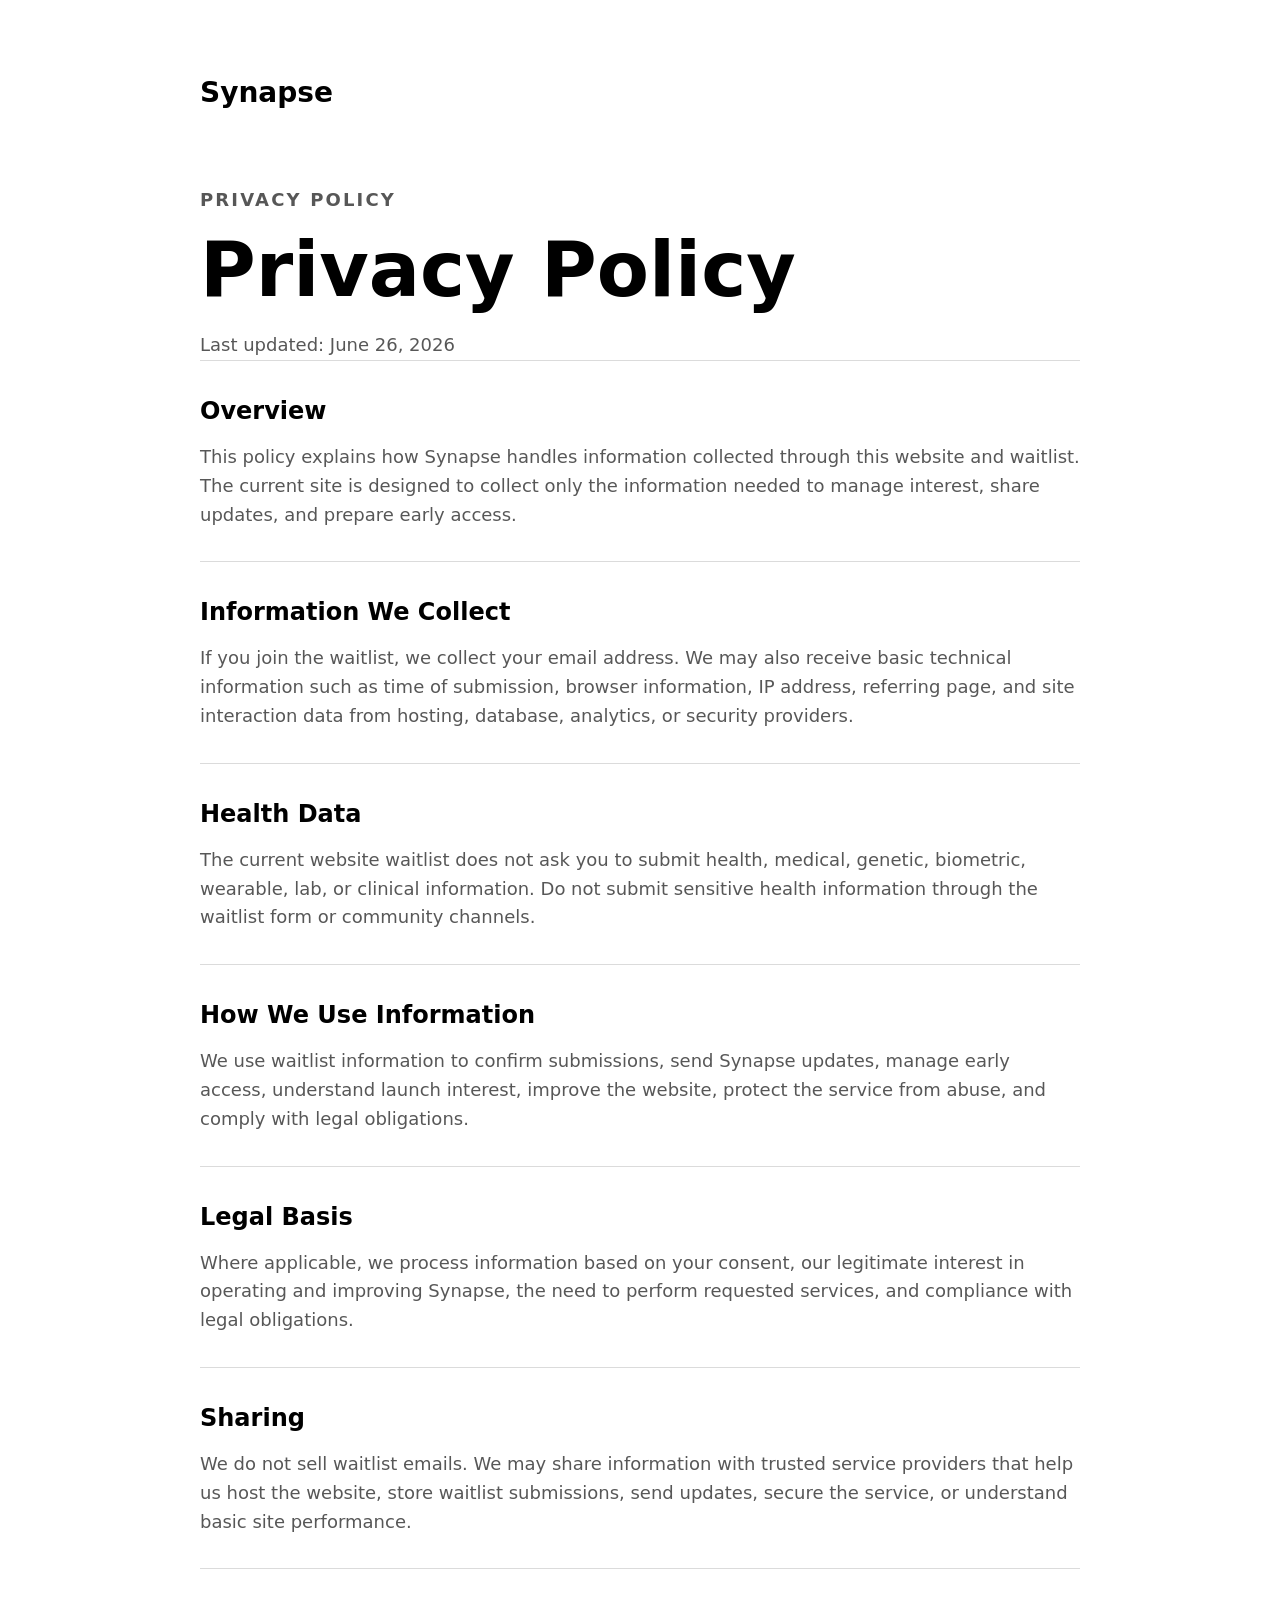
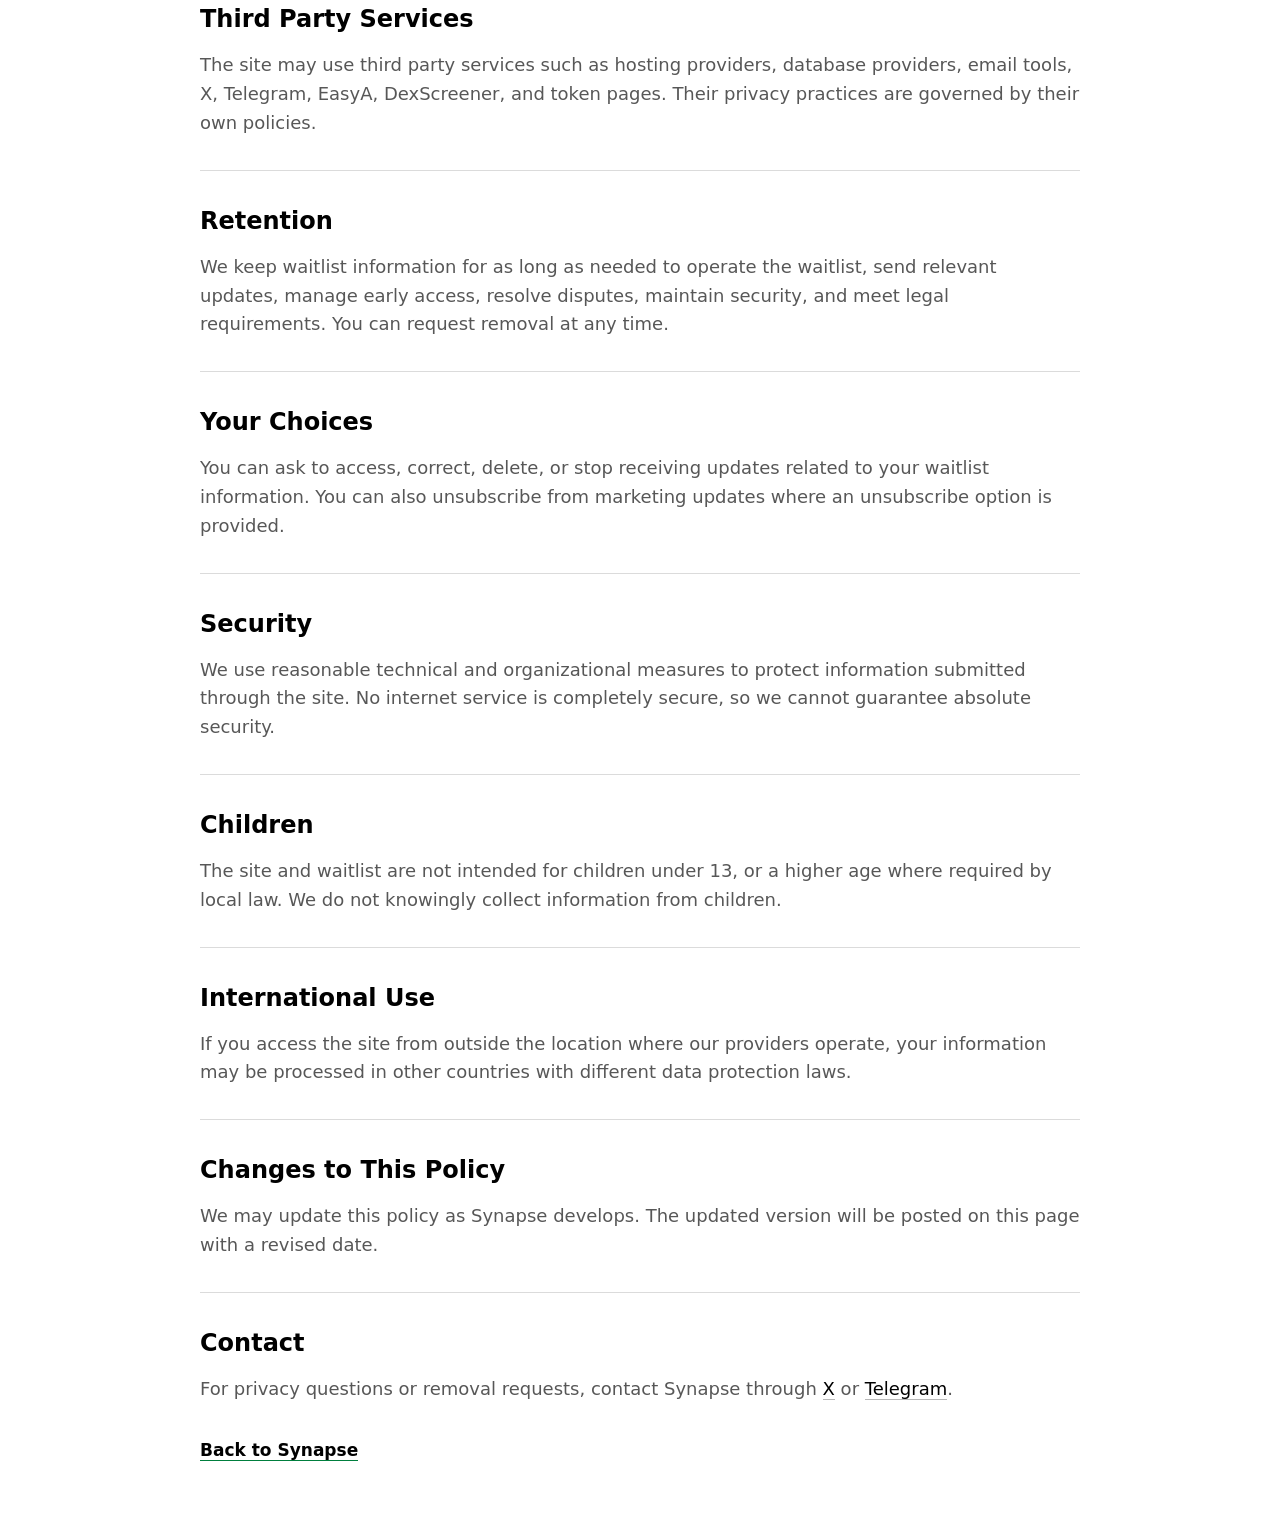
<file: privacy.html>
<!doctype html>
<html lang="en" data-theme="light">
  <head>
    <meta charset="utf-8">
    <meta name="viewport" content="width=device-width, initial-scale=1">
    <meta name="description" content="Synapse Privacy Policy">
    <title>Privacy Policy | Synapse</title>
    <link rel="icon" href="assets/favicon.svg" type="image/svg+xml">
    <link rel="stylesheet" href="styles.css">
  </head>
  <body>
    <main class="legal-page">
      <div class="shell legal-shell">
        <a class="brand" href="/" aria-label="Synapse home"><span>Synapse</span></a>
        <p class="eyebrow">Privacy Policy</p>
        <h1>Privacy Policy</h1>
        <p>Last updated: June 26, 2026</p>

        <section>
          <h2>Overview</h2>
          <p>This policy explains how Synapse handles information collected through this website and waitlist. The current site is designed to collect only the information needed to manage interest, share updates, and prepare early access.</p>
        </section>

        <section>
          <h2>Information We Collect</h2>
          <p>If you join the waitlist, we collect your email address. We may also receive basic technical information such as time of submission, browser information, IP address, referring page, and site interaction data from hosting, database, analytics, or security providers.</p>
        </section>

        <section>
          <h2>Health Data</h2>
          <p>The current website waitlist does not ask you to submit health, medical, genetic, biometric, wearable, lab, or clinical information. Do not submit sensitive health information through the waitlist form or community channels.</p>
        </section>

        <section>
          <h2>How We Use Information</h2>
          <p>We use waitlist information to confirm submissions, send Synapse updates, manage early access, understand launch interest, improve the website, protect the service from abuse, and comply with legal obligations.</p>
        </section>

        <section>
          <h2>Legal Basis</h2>
          <p>Where applicable, we process information based on your consent, our legitimate interest in operating and improving Synapse, the need to perform requested services, and compliance with legal obligations.</p>
        </section>

        <section>
          <h2>Sharing</h2>
          <p>We do not sell waitlist emails. We may share information with trusted service providers that help us host the website, store waitlist submissions, send updates, secure the service, or understand basic site performance.</p>
        </section>

        <section>
          <h2>Third Party Services</h2>
          <p>The site may use third party services such as hosting providers, database providers, email tools, X, Telegram, EasyA, DexScreener, and token pages. Their privacy practices are governed by their own policies.</p>
        </section>

        <section>
          <h2>Retention</h2>
          <p>We keep waitlist information for as long as needed to operate the waitlist, send relevant updates, manage early access, resolve disputes, maintain security, and meet legal requirements. You can request removal at any time.</p>
        </section>

        <section>
          <h2>Your Choices</h2>
          <p>You can ask to access, correct, delete, or stop receiving updates related to your waitlist information. You can also unsubscribe from marketing updates where an unsubscribe option is provided.</p>
        </section>

        <section>
          <h2>Security</h2>
          <p>We use reasonable technical and organizational measures to protect information submitted through the site. No internet service is completely secure, so we cannot guarantee absolute security.</p>
        </section>

        <section>
          <h2>Children</h2>
          <p>The site and waitlist are not intended for children under 13, or a higher age where required by local law. We do not knowingly collect information from children.</p>
        </section>

        <section>
          <h2>International Use</h2>
          <p>If you access the site from outside the location where our providers operate, your information may be processed in other countries with different data protection laws.</p>
        </section>

        <section>
          <h2>Changes to This Policy</h2>
          <p>We may update this policy as Synapse develops. The updated version will be posted on this page with a revised date.</p>
        </section>

        <section>
          <h2>Contact</h2>
          <p>For privacy questions or removal requests, contact Synapse through <a href="https://x.com/synapseneuro_ai" target="_blank" rel="noopener">X</a> or <a href="https://t.me/+Ybt5C2JwsHAyNTY0" target="_blank" rel="noopener">Telegram</a>.</p>
        </section>

        <p><a class="text-link strong" href="/">Back to Synapse</a></p>
      </div>
    </main>
  </body>
</html>
</file>
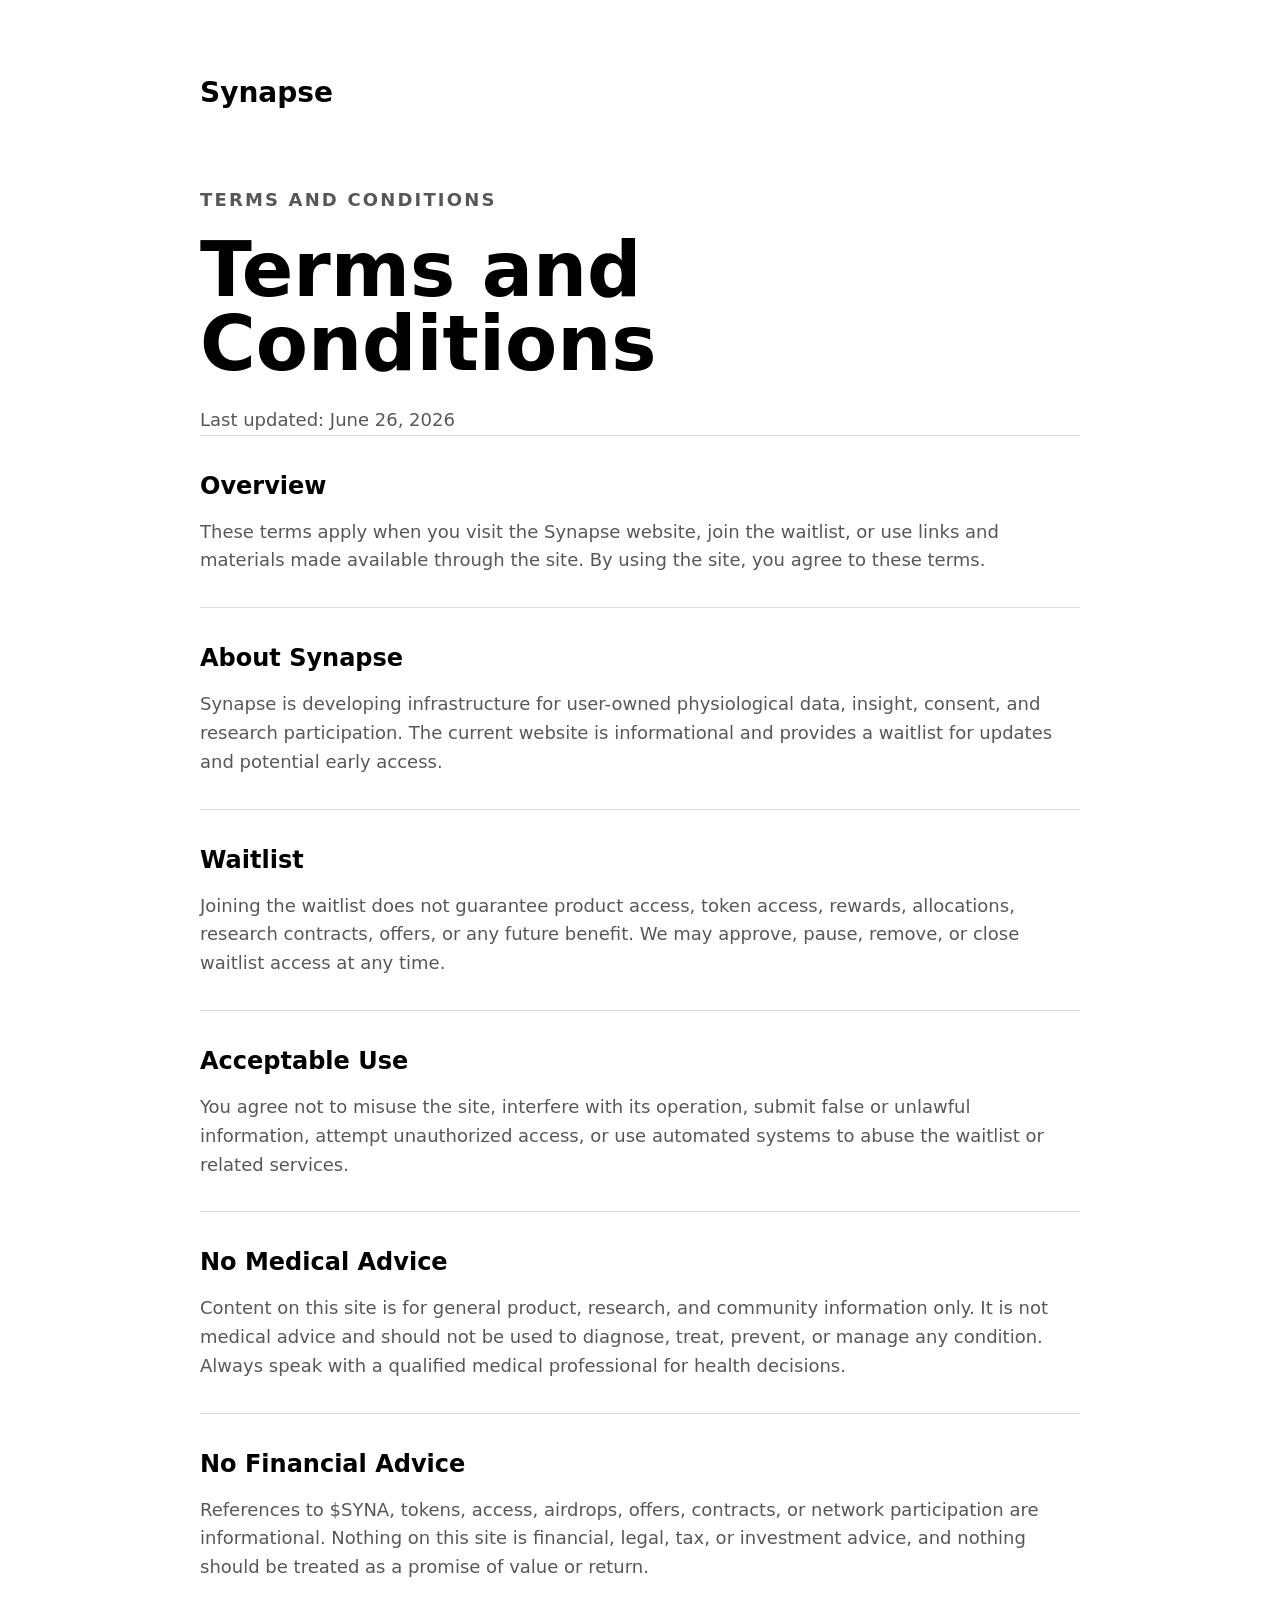
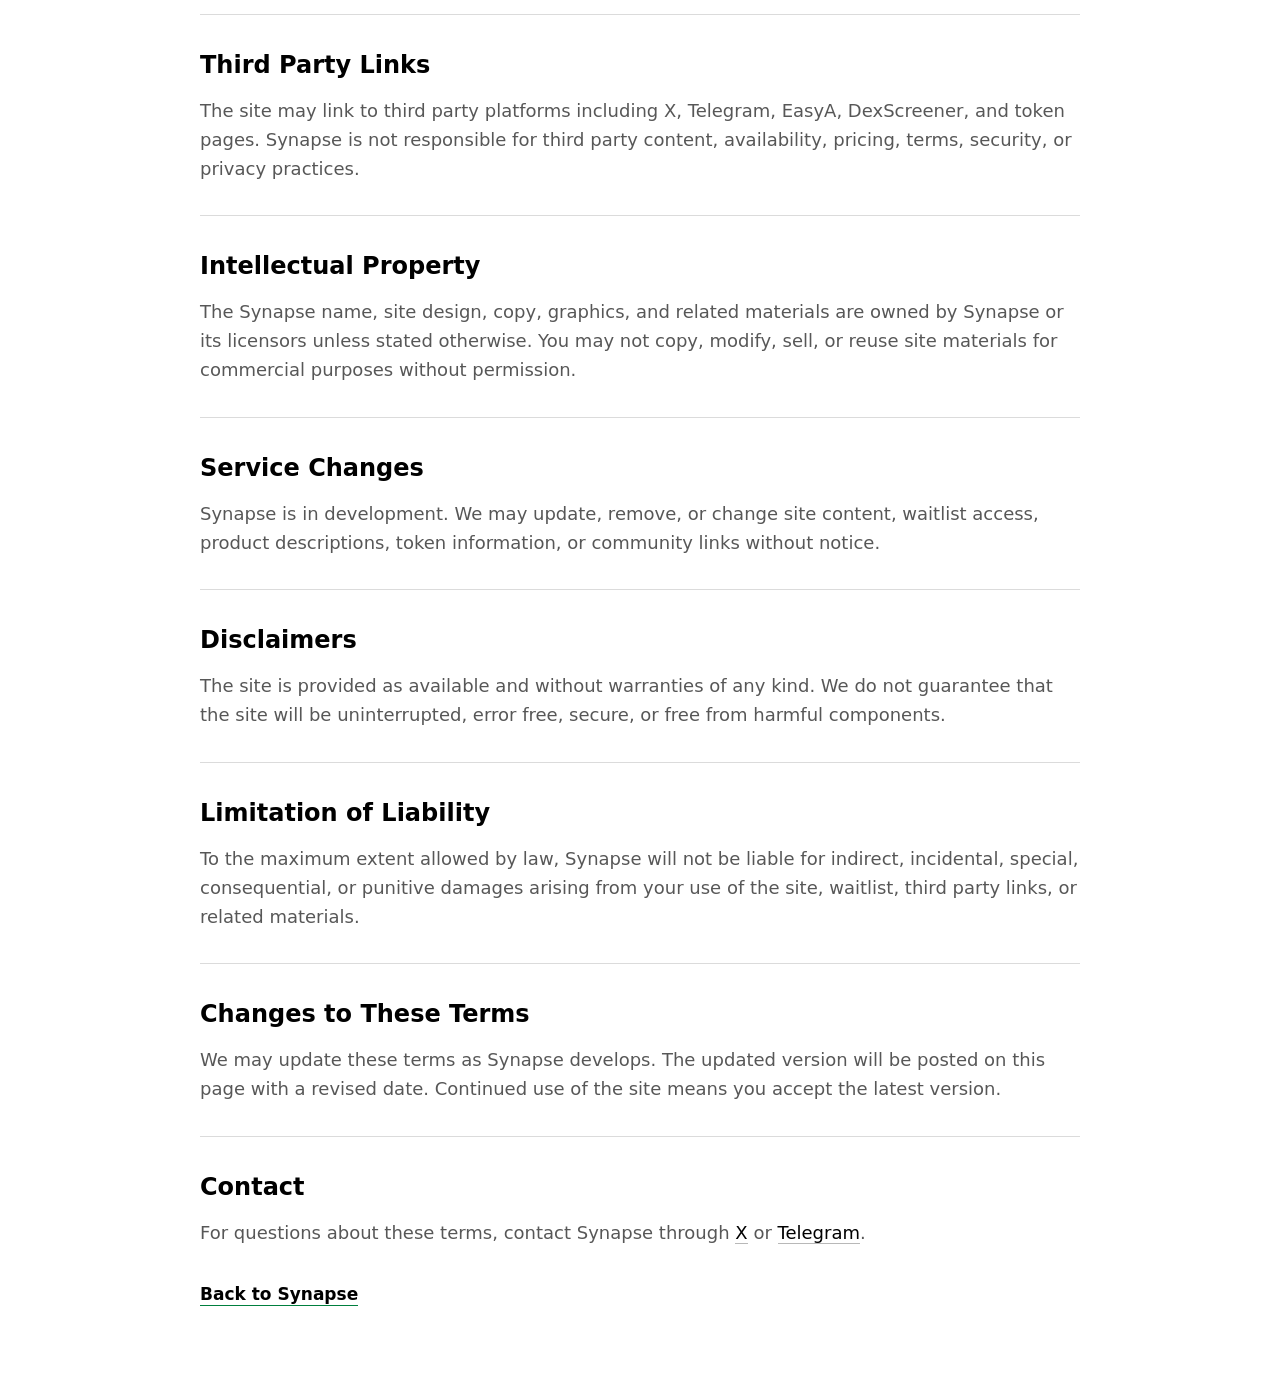
<file: terms.html>
<!doctype html>
<html lang="en" data-theme="light">
  <head>
    <meta charset="utf-8">
    <meta name="viewport" content="width=device-width, initial-scale=1">
    <meta name="description" content="Synapse Terms and Conditions">
    <title>Terms and Conditions | Synapse</title>
    <link rel="icon" href="assets/favicon.svg" type="image/svg+xml">
    <link rel="stylesheet" href="styles.css">
  </head>
  <body>
    <main class="legal-page">
      <div class="shell legal-shell">
        <a class="brand" href="/" aria-label="Synapse home"><span>Synapse</span></a>
        <p class="eyebrow">Terms and Conditions</p>
        <h1>Terms and Conditions</h1>
        <p>Last updated: June 26, 2026</p>

        <section>
          <h2>Overview</h2>
          <p>These terms apply when you visit the Synapse website, join the waitlist, or use links and materials made available through the site. By using the site, you agree to these terms.</p>
        </section>

        <section>
          <h2>About Synapse</h2>
          <p>Synapse is developing infrastructure for user-owned physiological data, insight, consent, and research participation. The current website is informational and provides a waitlist for updates and potential early access.</p>
        </section>

        <section>
          <h2>Waitlist</h2>
          <p>Joining the waitlist does not guarantee product access, token access, rewards, allocations, research contracts, offers, or any future benefit. We may approve, pause, remove, or close waitlist access at any time.</p>
        </section>

        <section>
          <h2>Acceptable Use</h2>
          <p>You agree not to misuse the site, interfere with its operation, submit false or unlawful information, attempt unauthorized access, or use automated systems to abuse the waitlist or related services.</p>
        </section>

        <section>
          <h2>No Medical Advice</h2>
          <p>Content on this site is for general product, research, and community information only. It is not medical advice and should not be used to diagnose, treat, prevent, or manage any condition. Always speak with a qualified medical professional for health decisions.</p>
        </section>

        <section>
          <h2>No Financial Advice</h2>
          <p>References to $SYNA, tokens, access, airdrops, offers, contracts, or network participation are informational. Nothing on this site is financial, legal, tax, or investment advice, and nothing should be treated as a promise of value or return.</p>
        </section>

        <section>
          <h2>Third Party Links</h2>
          <p>The site may link to third party platforms including X, Telegram, EasyA, DexScreener, and token pages. Synapse is not responsible for third party content, availability, pricing, terms, security, or privacy practices.</p>
        </section>

        <section>
          <h2>Intellectual Property</h2>
          <p>The Synapse name, site design, copy, graphics, and related materials are owned by Synapse or its licensors unless stated otherwise. You may not copy, modify, sell, or reuse site materials for commercial purposes without permission.</p>
        </section>

        <section>
          <h2>Service Changes</h2>
          <p>Synapse is in development. We may update, remove, or change site content, waitlist access, product descriptions, token information, or community links without notice.</p>
        </section>

        <section>
          <h2>Disclaimers</h2>
          <p>The site is provided as available and without warranties of any kind. We do not guarantee that the site will be uninterrupted, error free, secure, or free from harmful components.</p>
        </section>

        <section>
          <h2>Limitation of Liability</h2>
          <p>To the maximum extent allowed by law, Synapse will not be liable for indirect, incidental, special, consequential, or punitive damages arising from your use of the site, waitlist, third party links, or related materials.</p>
        </section>

        <section>
          <h2>Changes to These Terms</h2>
          <p>We may update these terms as Synapse develops. The updated version will be posted on this page with a revised date. Continued use of the site means you accept the latest version.</p>
        </section>

        <section>
          <h2>Contact</h2>
          <p>For questions about these terms, contact Synapse through <a href="https://x.com/synapseneuro_ai" target="_blank" rel="noopener">X</a> or <a href="https://t.me/+Ybt5C2JwsHAyNTY0" target="_blank" rel="noopener">Telegram</a>.</p>
        </section>

        <p><a class="text-link strong" href="/">Back to Synapse</a></p>
      </div>
    </main>
  </body>
</html>
</file>
<file: styles.css>
:root {
  color-scheme: dark;
  --bg: #000000;
  --surface: #05090a;
  --surface-alt: #0a1112;
  --text: #ffffff;
  --muted: rgba(255, 255, 255, 0.68);
  --faint: rgba(255, 255, 255, 0.42);
  --line: rgba(255, 255, 255, 0.14);
  --line-strong: rgba(255, 255, 255, 0.3);
  --accent: #39ff8e;
  --accent-ink: #001208;
  --button-bg: #ffffff;
  --button-text: #000000;
  --shadow: rgba(0, 0, 0, 0.45);
  --logo-filter: none;
}

html[data-theme="light"] {
  color-scheme: light;
  --bg: #ffffff;
  --surface: #ffffff;
  --surface-alt: #f4f5f4;
  --text: #000000;
  --muted: rgba(0, 0, 0, 0.66);
  --faint: rgba(0, 0, 0, 0.42);
  --line: rgba(0, 0, 0, 0.14);
  --line-strong: rgba(0, 0, 0, 0.28);
  --accent: #007f3e;
  --accent-ink: #eafff3;
  --button-bg: #000000;
  --button-text: #ffffff;
  --shadow: rgba(10, 14, 12, 0.14);
  --logo-filter: invert(1) grayscale(1) contrast(1.12);
}

* {
  box-sizing: border-box;
}

html {
  scroll-behavior: smooth;
}

body {
  margin: 0;
  background: var(--bg);
  color: var(--text);
  font-family: Inter, ui-sans-serif, system-ui, -apple-system, BlinkMacSystemFont, "Segoe UI", sans-serif;
  font-size: 16px;
  line-height: 1.5;
  text-rendering: optimizeLegibility;
}

body.nav-open {
  overflow: hidden;
}

a {
  color: inherit;
  text-decoration: none;
}

button {
  font: inherit;
}

img {
  display: block;
  max-width: 100%;
}

.skip-link {
  position: fixed;
  left: 16px;
  top: 16px;
  z-index: 100;
  transform: translateY(-150%);
  background: var(--button-bg);
  color: var(--button-text);
  padding: 10px 14px;
  border-radius: 4px;
}

.skip-link:focus {
  transform: translateY(0);
}

.shell {
  width: min(100% - 48px, 1400px);
  margin-inline: auto;
}

.announcement {
  position: relative;
  z-index: 20;
  min-height: 40px;
  display: flex;
  align-items: center;
  justify-content: center;
  background: var(--button-bg);
  color: var(--button-text);
  font-size: 14px;
  text-align: center;
  padding: 9px 16px;
}

.announcement a {
  display: inline-flex;
  align-items: center;
  gap: 8px;
  transition: opacity 160ms ease;
}

.announcement a:hover {
  opacity: 0.78;
}

.site-header {
  position: sticky;
  top: 0;
  z-index: 30;
  background: color-mix(in srgb, var(--bg) 68%, transparent);
  backdrop-filter: blur(20px) saturate(160%);
  -webkit-backdrop-filter: blur(20px) saturate(160%);
  border-bottom: 1px solid color-mix(in srgb, var(--line) 50%, transparent);
}


.header-inner {
  min-height: 72px;
  display: grid;
  grid-template-columns: 1fr auto 1fr;
  align-items: center;
  gap: 24px;
}

.brand {
  display: inline-flex;
  align-items: center;
  gap: 9px;
  font-size: 28px;
  font-weight: 600;
}

.brand-mark {
  height: 30px;
  width: auto;
}

html[data-theme="dark"] .brand-mark {
  filter: invert(1);
}

.nav-links {
  display: flex;
  align-items: center;
  justify-content: center;
  gap: 28px;
  font-size: 14px;
  color: var(--muted);
}

.nav-links a {
  transition: color 160ms ease;
}

.nav-links a:hover,
.nav-links a:focus-visible {
  color: var(--text);
}

.header-actions {
  display: flex;
  align-items: center;
  justify-content: flex-end;
  gap: 10px;
}

.nav-waitlist {
  background: var(--button-bg);
  color: var(--button-text);
  padding: 8px 16px;
  font-size: 13px;
  font-weight: 600;
  letter-spacing: 0.01em;
  transition: opacity 160ms ease;
}

.nav-waitlist:hover,
.nav-waitlist:focus-visible {
  color: var(--button-text);
  opacity: 0.82;
}

.syna-title-link {
  color: var(--accent);
  text-decoration: underline;
  text-decoration-color: var(--accent);
  text-decoration-thickness: 2px;
  text-underline-offset: 4px;
  transition: opacity 160ms ease;
}

.syna-title-link:hover {
  opacity: 0.75;
}

.theme-toggle,
.menu-toggle {
  height: 40px;
  border: 1px solid var(--line);
  background: transparent;
  color: var(--text);
  border-radius: 4px;
  cursor: pointer;
}

.theme-toggle {
  width: 40px;
  padding: 0;
  display: grid;
  place-items: center;
  font-size: 18px;
  line-height: 1;
  border-color: transparent;
  transition: background-color 160ms ease, border-color 160ms ease;
}

.theme-toggle::before {
  content: "☼";
}

html[data-theme="light"] .theme-toggle::before {
  content: "☾";
}

.theme-toggle:hover,
.theme-toggle:focus-visible {
  background: var(--surface-alt);
  border-color: var(--line);
}

.menu-toggle {
  display: none;
  width: 42px;
  align-items: center;
  justify-content: center;
  flex-direction: column;
  gap: 6px;
}

.menu-toggle span {
  width: 18px;
  height: 1px;
  background: var(--text);
  transition: transform 160ms ease;
}

body.nav-open .menu-toggle span:first-child {
  transform: translateY(3.5px) rotate(45deg);
}

body.nav-open .menu-toggle span:last-child {
  transform: translateY(-3.5px) rotate(-45deg);
}

.section {
  position: relative;
  min-height: 100vh;
  min-height: 100svh;
  display: flex;
  align-items: center;
  padding: clamp(72px, 9vh, 112px) 0;
  scroll-margin-top: 80px;
}

.bordered {}

.hero {
  min-height: calc(100vh - 112px);
  min-height: calc(100svh - 112px);
  display: flex;
  align-items: flex-end;
  overflow: hidden;
  padding-top: 72px;
  padding-bottom: 36px;
}

.hero-visual {
  position: absolute;
  top: 50%;
  right: clamp(-170px, -6vw, -30px);
  width: clamp(500px, 46vw, 1050px);
  height: min(88vh, clamp(500px, 46vw, 1050px));
  z-index: 1;
  pointer-events: none;
  transform: translateY(-50%) translate(var(--px, 0px), var(--py, 0px));
  transition: transform 320ms ease-out;
}

.hero-visual img {
  display: block;
  width: 100%;
  height: 100%;
  object-fit: contain;
  animation: synapse-drift 22s ease-in-out infinite;
}

html[data-theme="dark"] .hero-visual {
  mix-blend-mode: screen;
  opacity: 0.9;
}

html[data-theme="light"] .hero-visual {
  mix-blend-mode: multiply;
  opacity: 0.52;
}

html[data-theme="light"] .hero-visual img {
  filter: invert(1) grayscale(0.15) contrast(1.1);
}

@keyframes synapse-drift {
  0%, 100% { transform: translate3d(0, 0, 0) scale(1) rotate(0deg); }
  33% { transform: translate3d(-2.2%, 2%, 0) scale(1.035) rotate(2deg); }
  66% { transform: translate3d(1.6%, -1.6%, 0) scale(0.99) rotate(-1.6deg); }
}

@keyframes hero-reveal {
  from {
    opacity: 0;
    transform: translateY(14px);
  }

  to {
    opacity: 1;
    transform: translateY(0);
  }
}

@media (prefers-reduced-motion: reduce) {
  html {
    scroll-behavior: auto;
  }

  .hero-reveal,
  .hero-visual img {
    animation: none;
  }
}

.hero-grid {
  position: relative;
  z-index: 2;
  display: grid;
  gap: 30px;
}

.hero-copy {
  max-width: 960px;
}

.hero-reveal {
  animation: hero-reveal 700ms ease both;
}

.hero-reveal-delay {
  animation-delay: 130ms;
}

.eyebrow,
.section-kicker,
.solution-core span {
  margin: 0;
  color: var(--faint);
  font-size: 12px;
  font-weight: 600;
  letter-spacing: 0.12em;
  text-transform: uppercase;
}

.plain-card span,
.solution-card span {
  display: block;
  font-size: 56px;
  font-weight: 700;
  letter-spacing: -0.05em;
  line-height: 0.9;
  color: var(--accent);
  user-select: none;
  transition: color 180ms ease;
}

.hero h1,
.section h2 {
  margin: 0;
  font-weight: 600;
  line-height: 0.98;
  letter-spacing: 0;
}

.hero h1 {
  margin-top: 22px;
  font-size: clamp(56px, 7vw, 88px);
  max-width: 940px;
}

.hero-lower {
  display: grid;
  grid-template-columns: minmax(0, 480px) minmax(260px, 1fr);
  gap: 42px;
  align-items: start;
  max-width: 960px;
  border-top: 1px solid var(--line);
  padding-top: 28px;
}

.hero-intro,
.section-copy,
.closing p:not(.waitlist-msg) {
  margin: 0;
  color: var(--muted);
  font-size: 19px;
  line-height: 1.55;
}

.cta-row {
  display: flex;
  flex-wrap: wrap;
  gap: 22px;
  align-items: center;
}

.hero .cta-row {
  flex-direction: row;
  align-items: flex-start;
  gap: 26px;
  margin-top: 6px;
}

.hero-actions {
  display: grid;
  align-content: start;
  gap: 18px;
}

.text-link {
  display: inline-flex;
  align-items: center;
  gap: 10px;
  color: var(--muted);
  font-size: 17px;
  font-weight: 650;
  line-height: 1.1;
  border-bottom: 1px solid var(--line-strong);
  padding: 0 0 1px;
  background: transparent;
  transition: color 160ms ease, border-color 160ms ease;
}

.text-link.strong {
  color: var(--text);
  font-weight: 750;
  border-color: var(--accent);
}

.hero-proof {
  display: grid;
  gap: 12px;
  max-width: 560px;
}

.proof-heading {
  display: grid;
  align-content: start;
  gap: 6px;
}

.proof-heading span {
  color: var(--faint);
  font-size: 12px;
  font-weight: 600;
  letter-spacing: 0.12em;
  text-transform: uppercase;
}

.proof-heading strong {
  max-width: 360px;
  color: var(--text);
  font-size: 16px;
  line-height: 1.2;
}

.logo-strip {
  display: flex;
  align-items: center;
  gap: 20px;
  min-width: 0;
}

.logo-strip img {
  display: block;
  max-width: 100%;
  filter: var(--logo-filter);
  opacity: 0.78;
}

.logo-easya {
  width: 108px;
}

.logo-ucl {
  width: 78px;
}

.logo-oxford {
  width: 112px;
  max-height: 36px;
  filter: none !important;
  opacity: 0.92 !important;
}

.hero-proof p {
  margin: 0;
  max-width: 420px;
  color: var(--muted);
  font-size: 12px;
  line-height: 1.42;
}

.text-link:hover,
.text-link:focus-visible {
  color: var(--accent);
  border-color: var(--accent);
}

.text-link.strong:hover,
.text-link.strong:focus-visible {
  color: var(--accent);
}

.split {
  display: grid;
  grid-template-columns: minmax(0, 1fr);
  gap: 48px;
}

.section-kicker {
  display: none;
}

.section-wide {
  grid-column: 1 / -1;
  min-width: 0;
}

.section-main h2,
.closing h2 {
  font-size: 56px;
  max-width: 980px;
}

.three-column {
  display: grid;
  grid-template-columns: repeat(3, minmax(0, 1fr));
  gap: 1px;
  margin-top: 0;
  border: 1px solid var(--line);
  background: var(--line);
}

.plain-card {
  min-height: 260px;
  padding: 32px;
  background: var(--bg);
  transition: background-color 180ms ease, color 180ms ease;
}

.plain-card h3 {
  margin: 24px 0 14px;
  font-size: 24px;
  line-height: 1.1;
}

.plain-card p {
  margin: 0;
  color: var(--muted);
  transition: color 180ms ease;
}

.solution-layout {
  display: grid;
  gap: 48px;
}

.solution-copy {
  display: grid;
  grid-template-columns: minmax(0, 1fr) minmax(340px, 0.7fr);
  gap: 56px;
  align-items: end;
}

.solution-copy h2 {
  max-width: 1080px;
  font-size: 56px;
}

.solution-copy .section-copy {
  max-width: 560px;
}

.solution-board {
  display: grid;
  grid-template-columns: minmax(300px, 0.92fr) minmax(0, 1.6fr);
  gap: 1px;
  border: 1px solid var(--line);
  background: var(--line);
}

.solution-core,
.solution-card {
  min-height: 300px;
  padding: 32px;
  background: var(--bg);
  transition: background-color 180ms ease, color 180ms ease;
}

.solution-core {
  display: flex;
  flex-direction: column;
}

.solution-core h3 {
  max-width: 360px;
  margin: auto 0 0;
  font-size: clamp(40px, 4.8vw, 64px);
  font-weight: 600;
  line-height: 1;
}

.solution-core p {
  max-width: 320px;
  margin: 20px 0 0;
  color: var(--muted);
  transition: color 180ms ease;
}

.solution-stack {
  display: grid;
  grid-template-columns: repeat(3, minmax(0, 1fr));
  gap: 1px;
  background: var(--line);
}

.solution-card {
  background: var(--bg);
}

.solution-card h3 {
  margin: 24px 0 14px;
  font-size: 28px;
  line-height: 1.02;
}

.solution-card p {
  margin: 0;
  color: var(--muted);
  transition: color 180ms ease;
}

.inverse {
  background: var(--surface);
}

.section-main .section-copy {
  margin-top: 28px;
  max-width: 620px;
}

.interface-feature {
  display: grid;
  grid-template-columns: 1fr;
  margin-top: 0;
  border: 1px solid var(--line);
}

.interface-strip {
  padding: 32px 40px;
  background: var(--bg);
  display: grid;
  grid-template-columns: 84px minmax(0, 1fr);
  gap: 32px;
  align-items: start;
  border-bottom: 1px solid var(--line);
  transition: background-color 180ms ease, color 180ms ease;
}

.interface-strip:last-child {
  border-bottom: none;
}

.interface-strip-num {
  font-size: 56px;
  font-weight: 700;
  letter-spacing: -0.05em;
  line-height: 1;
  color: var(--accent);
  user-select: none;
  transition: color 180ms ease;
}

.interface-strip > div {
  align-self: start;
}

.interface-strip h3 {
  margin: 0 0 8px;
  font-size: 24px;
  font-weight: 600;
  line-height: 1.1;
}

.interface-strip p {
  margin: 0;
  color: var(--muted);
  max-width: 560px;
  transition: color 180ms ease;
}

.coming-soon {
  display: inline-flex;
  align-items: center;
  gap: 9px;
  margin: 0 0 24px;
  padding: 8px 15px;
  border: 1px solid var(--line);
  font-size: 12px;
  font-weight: 600;
  letter-spacing: 0.14em;
  text-transform: uppercase;
  color: var(--muted);
}

.accent-text {
  color: var(--accent);
}

.sr-only {
  position: absolute;
  width: 1px;
  height: 1px;
  padding: 0;
  margin: -1px;
  overflow: hidden;
  clip: rect(0, 0, 0, 0);
  white-space: nowrap;
  border: 0;
}

.waitlist-form {
  margin-top: 42px;
  display: grid;
  gap: 10px;
  max-width: 440px;
}

.waitlist-field {
  display: flex;
  gap: 8px;
}

.waitlist-field input[type="email"] {
  flex: 1;
  min-width: 0;
  padding: 13px 16px;
  background: transparent;
  border: 1px solid var(--text);
  color: var(--text);
  font: inherit;
  font-size: 16px;
  outline: none;
  transition: border-color 160ms ease;
}

.waitlist-field input[type="email"]:focus {
  border-color: var(--accent);
}

.waitlist-field input[type="email"]::placeholder {
  color: var(--faint);
}

.waitlist-field .text-link {
  margin-left: 20px;
  line-height: 1;
  padding-bottom: 0;
}

.waitlist-btn {
  padding: 13px 22px;
  background: var(--button-bg);
  color: var(--button-text);
  border: none;
  font: inherit;
  font-size: 15px;
  font-weight: 600;
  cursor: pointer;
  white-space: nowrap;
  transition: opacity 160ms ease;
}

.waitlist-btn:hover {
  opacity: 0.82;
}

.waitlist-btn:disabled {
  opacity: 0.5;
  cursor: not-allowed;
}

.waitlist-msg {
  margin: 0;
  font-size: 14px;
  color: var(--muted);
  min-height: 1em;
}

.waitlist-legal {
  margin: 4px 0 0;
  color: var(--faint);
  font-size: 10.5px;
  line-height: 1.35;
}

.waitlist-legal a {
  color: var(--text);
  border-bottom: 1px solid var(--line-strong);
}

.token-dex {
  margin-top: 22px;
  display: flex;
  gap: 32px;
  flex-wrap: wrap;
}

.token-layout {
  display: grid;
  gap: 18px;
}

.token-feature {
  display: grid;
  grid-template-columns: repeat(2, minmax(0, 1fr));
  gap: 1px;
  border: 1px solid var(--line);
  background: var(--line);
}

.token-item {
  padding: 32px;
  background: var(--bg);
  transition: background-color 180ms ease, color 180ms ease;
}

.token-num {
  font-size: 56px;
  font-weight: 700;
  letter-spacing: -0.05em;
  line-height: 0.9;
  color: var(--accent);
  user-select: none;
}

.token-label {
  display: block;
  margin-top: 16px;
  font-size: 20px;
  font-weight: 600;
}

.token-item p {
  margin: 10px 0 0;
  color: var(--muted);
  font-size: 15px;
  line-height: 1.5;
  transition: color 180ms ease;
}

.fine-print {
  grid-column: 1 / -1;
  margin: 0;
  color: var(--faint);
  font-size: 13px;
}

@media (hover: hover) {
  .plain-card:hover,
  .solution-core:hover,
  .solution-card:hover,
  .interface-strip:hover,
  .token-item:hover {
    background: var(--button-bg);
    color: var(--button-text);
  }

  .plain-card:hover span,
  .solution-core:hover span,
  .solution-card:hover span {
    color: var(--accent);
  }

  .plain-card:hover p,
  .solution-core:hover p,
  .solution-card:hover p,
  .interface-strip:hover p,
  .token-item:hover p {
    color: color-mix(in srgb, var(--button-text) 68%, transparent);
  }

  .interface-strip:hover .interface-strip-num,
  .token-item:hover .token-num {
    color: var(--accent);
  }

}

.closing {
  display: flex;
  align-items: center;
}

.closing-inner h2 {
  margin-top: 0;
}

.closing-inner p:not(.eyebrow):not(.waitlist-msg) {
  max-width: 640px;
  margin-top: 30px;
}

.site-footer {
  margin-top: clamp(72px, 10vh, 120px);
  border-top: 1px solid var(--line);
  padding: clamp(48px, 6vh, 72px) 0;
}

.footer-grid {
  display: grid;
  grid-template-columns: minmax(260px, 1fr) minmax(0, 1.5fr);
  gap: 28px 48px;
  color: var(--muted);
}

.footer-brand {
  display: grid;
  gap: 12px;
  align-content: start;
}

.footer-brand .brand {
  color: var(--text);
}

.footer-brand p,
.footer-note {
  margin: 0;
}

.footer-brand .footer-note {
  max-width: 420px;
  color: var(--faint);
  font-size: 12px;
}

.footer-links {
  display: flex;
  flex-wrap: wrap;
  justify-content: flex-end;
  gap: 12px 22px;
  color: var(--muted);
  font-size: 14px;
}

.footer-links a {
  transition: color 160ms ease;
}

.footer-links a:hover,
.footer-links a:focus-visible {
  color: var(--text);
}

.footer-note {
  color: var(--faint);
  font-size: 12px;
}

.legal-page {
  min-height: 100vh;
  padding: 72px 0;
}

.legal-shell {
  max-width: 880px;
}

.legal-shell .brand {
  margin-bottom: 72px;
}

.legal-shell h1 {
  margin: 18px 0 24px;
  color: var(--text);
  font-size: clamp(44px, 7vw, 76px);
  line-height: 0.98;
}

.legal-shell section {
  padding: 32px 0;
  border-top: 1px solid var(--line);
}

.legal-shell h2 {
  margin: 0 0 14px;
  font-size: 24px;
}

.legal-shell p {
  margin: 0;
  color: var(--muted);
  font-size: 18px;
  line-height: 1.6;
}

.legal-shell a:not(.brand):not(.text-link) {
  color: var(--text);
  border-bottom: 1px solid var(--line-strong);
}

@media (max-width: 980px) {
  .shell {
    width: min(100% - 32px, 1400px);
  }

  .header-inner {
    grid-template-columns: 1fr 1fr;
  }

  .nav-links {
    position: absolute;
    top: calc(100% + 8px);
    left: 16px;
    right: 16px;
    display: none;
    flex-direction: column;
    align-items: stretch;
    gap: 0;
    padding: 12px;
    background: var(--surface);
    border: 1px solid var(--line);
    border-radius: 6px;
    box-shadow: 0 24px 80px var(--shadow);
    z-index: 40;
  }

  body.nav-open .nav-links {
    display: flex;
  }

  .nav-links a {
    padding: 15px 12px;
    border-bottom: 1px solid var(--line);
    color: var(--text);
  }

  .nav-links a:last-child {
    border-bottom: none;
  }

  .header-actions {
    justify-content: flex-end;
  }

  .nav-waitlist {
    display: none;
  }

  .menu-toggle {
    display: inline-flex;
  }

  .hero {
    min-height: calc(100vh - 112px);
    min-height: calc(100svh - 112px);
    padding-top: 84px;
  }

  .hero-visual {
    display: none;
  }

  .hero h1 {
    font-size: 64px;
    max-width: 720px;
  }

  .hero-lower,
  .split,
  .solution-copy,
  .solution-board,
  .solution-stack,
  .token-layout {
    grid-template-columns: 1fr;
  }

  .split,
  .solution-layout {
    gap: 40px;
  }

  .section {
    padding: 76px 0;
  }

  .section-main h2,
  .solution-copy h2,
  .closing h2 {
    font-size: 44px;
  }

  .three-column {
    grid-template-columns: 1fr;
  }

  .token-feature {
    grid-template-columns: 1fr;
  }

  .interface-strip {
    min-height: 160px;
    padding: 32px;
    grid-template-columns: 96px minmax(0, 1fr);
    gap: 28px;
  }

  .interface-strip-num {
    font-size: 52px;
  }

  .solution-core,
  .solution-card {
    min-height: 240px;
  }

  .solution-card h3 {
    margin-top: 22px;
  }

}

@media (max-width: 620px) {
  body {
    font-size: 15px;
  }

  .announcement {
    font-size: 12px;
    line-height: 1.35;
  }

  .announcement a {
    max-width: 330px;
  }

  .header-inner {
    min-height: 64px;
  }

  .brand {
    font-size: 19px;
  }

  .theme-toggle {
    width: 38px;
  }

  .hero {
    min-height: calc(100vh - 104px);
    min-height: calc(100svh - 104px);
    padding-top: 92px;
    padding-bottom: 54px;
  }

  .hero h1 {
    font-size: 48px;
  }

  .hero-lower {
    gap: 30px;
    padding-top: 24px;
  }

  .hero .cta-row {
    gap: 14px;
  }

  .hero-proof {
    gap: 12px;
  }

  .logo-strip {
    gap: 14px 16px;
    flex-wrap: wrap;
  }

  .logo-easya {
    width: 94px;
  }

  .logo-ucl {
    width: 70px;
  }

  .logo-oxford {
    width: 104px;
    max-height: 34px;
  }

  .text-link {
    padding-bottom: 1px;
  }

  .hero-intro,
  .section-copy,
  .closing p:not(.waitlist-msg) {
    font-size: 17px;
  }

  .section {
    padding: 72px 0;
  }

  .section-main h2,
  .solution-copy h2,
  .closing h2 {
    font-size: 36px;
  }

  .plain-card,
  .solution-core,
  .solution-card {
    padding: 22px;
  }

  .interface-strip {
    min-height: 210px;
    padding: 32px;
    grid-template-columns: 1fr;
    gap: 18px;
    align-items: start;
  }

  .interface-strip-num {
    font-size: 52px;
  }

  .interface-strip h3 {
    font-size: 22px;
    margin: 0 0 10px;
  }

  .plain-card {
    min-height: 220px;
  }

  .plain-card h3 {
    margin-top: 22px;
  }

  .plain-card span,
  .solution-card span {
    font-size: 52px;
  }

  .solution-core,
  .solution-card {
    min-height: 220px;
  }

  .solution-core h3 {
    font-size: 42px;
  }

  .solution-card h3 {
    margin-top: 22px;
    font-size: 24px;
  }

  .footer-grid {
    grid-template-columns: 1fr;
  }

  .footer-links {
    justify-content: flex-start;
  }

  .token-num {
    font-size: 52px;
  }

  .token-item {
    padding: 32px;
  }

  .waitlist-form {
    margin-top: 28px;
    max-width: 100%;
  }

  .waitlist-field {
    flex-direction: column;
    gap: 8px;
  }

  .waitlist-field .text-link {
    align-self: flex-start;
    margin-top: 4px;
    margin-left: 0;
  }

  .waitlist-btn {
    padding: 14px 20px;
    text-align: center;
  }
}
</file>
